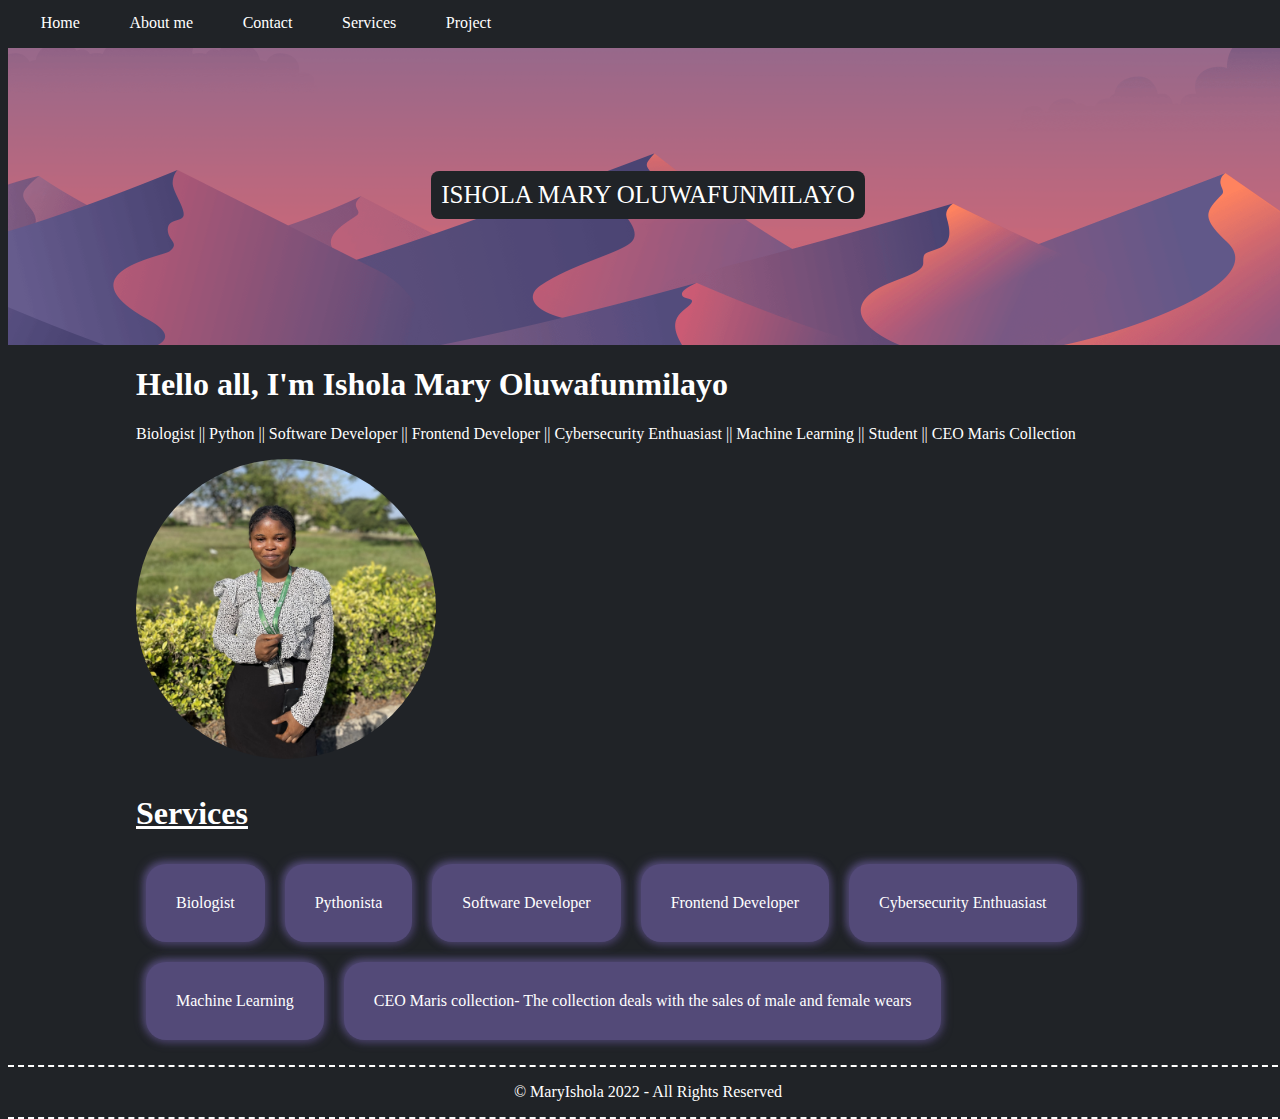
<file: index.html>
<!DOCTYPE html>
<html lang="en">

<head>
  <meta charset="UTF-8">
  <meta http-equiv="X-UA-Compatible" content="IE=edge">
  <meta name="viewport" content="width=device-width, initial-scale=1.0">
  <title>My portfolio</title>
  <link rel="stylesheet" href="style.css">
  <link href="main.css" rel="stylesheet" type="text/css" />
  <link href="Footer.css" rel="stylesheet" type="text/css" />
</head>

<body>
  <header>
    <nav>
      <a href="#">Home</a>
      <a href="#about">About me</a>
      <a href="/Contact.html">Contact</a>
      <a href="#services">Services</a>
      <a href="/Project.html">Project</a>

    </nav>
  </header>
  <main>
    <div class="heropage">
      <span>ISHOLA MARY OLUWAFUNMILAYO</span>
    </div>
    <div class="content">
      <section id="about">
        <h1> Hello all, I'm Ishola Mary Oluwafunmilayo</h1>
        <p> Biologist || Python || Software Developer || Frontend Developer
          || Cybersecurity Enthuasiast
          || Machine Learning || Student || CEO Maris Collection

        </p>
        <img class="profileImage" src="/Assets/images/funmi.jpeg" alt="Mypics" height="300px" width="300px"
          style="border-radius:100%;display:flex; justify-content: center">


      </section>
      <section id="services">
        <h1><u>Services</u></h1>

        <ul>
          <li>Biologist</li>
          <li>Pythonista</li>
          <li>Software Developer</li>
          <li>Frontend Developer</li>
          <li>Cybersecurity Enthuasiast</li>
          <li>Machine Learning</li>
          <li>CEO Maris collection- The collection deals with the sales of male
            and female wears</li>

        </ul>


      </section>
    </div>
  </main>
  <footer>
    <p> © MaryIshola 2022 - All Rights Reserved </p>
  </footer>

</body>

</html>
</file>
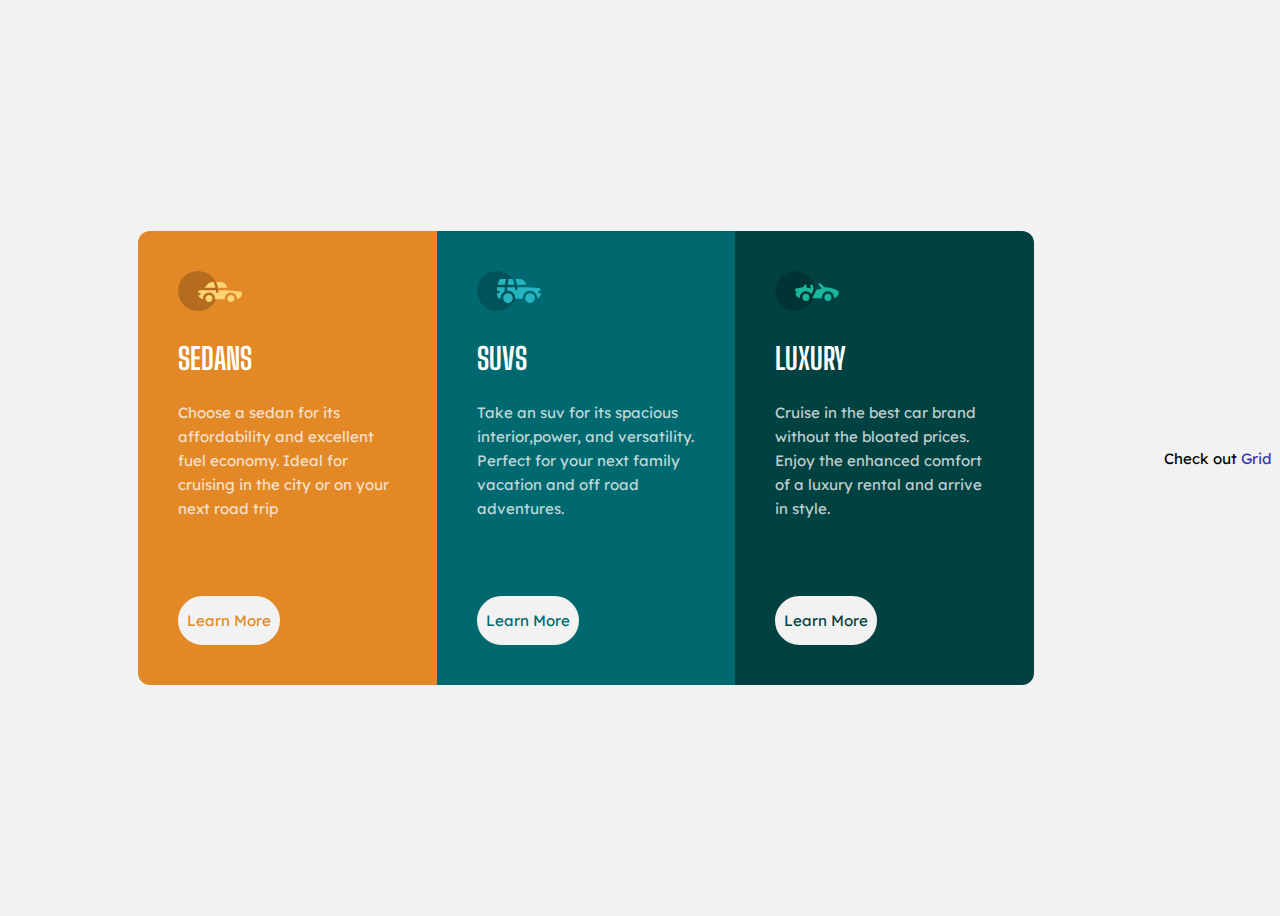
<file: flex grid/index.html>
<!DOCTYPE html>
<html lang="en">
  <head>
    <meta charset="UTF-8" />
    <meta http-equiv="X-UA-Compatible" content="IE=edge" />
    <meta name="viewport" content="width=device-width, initial-scale=1.0" />
    <title>A 3- Column Card</title>
    <link rel="stylesheet" href="style.css">
  </head>
  <body>
    <div class="container">
      <div class="wrapper">
        <div class="box box1">
          <img src="./images/sedans.svg" alt="" />
          <h2>sedans</h2>
          <p>
            Choose a sedan for its affordability and excellent fuel economy.
            Ideal for cruising in the city or on your next road trip
           
          </p>
          <a href="#">Learn More</a>
        </div>
        <div class="box box2">
          <img src="./images/suvs.svg" alt="" />
          <h2>suvs</h2>
          <p>
            Take an suv for its spacious interior,power, and versatility.
            Perfect for your next family vacation and off road adventures.
          </p>
          <a href="#">Learn More</a>
        </div>
        <div class="box box3">
          <img src="./images/luxury.svg" alt="" />
          <h2>luxury</h2>
          <p>
            Cruise in the best car brand without the bloated prices. Enjoy the
            enhanced comfort of a luxury rental and arrive in style.
          </p>
          <a href="#">Learn More</a>
        </div>
      </div>
    </div>
    <footer>
        <p>Check out <a href="grid.html">Grid</a></p>
      </footer>
   
  </body>
</html>
</file>
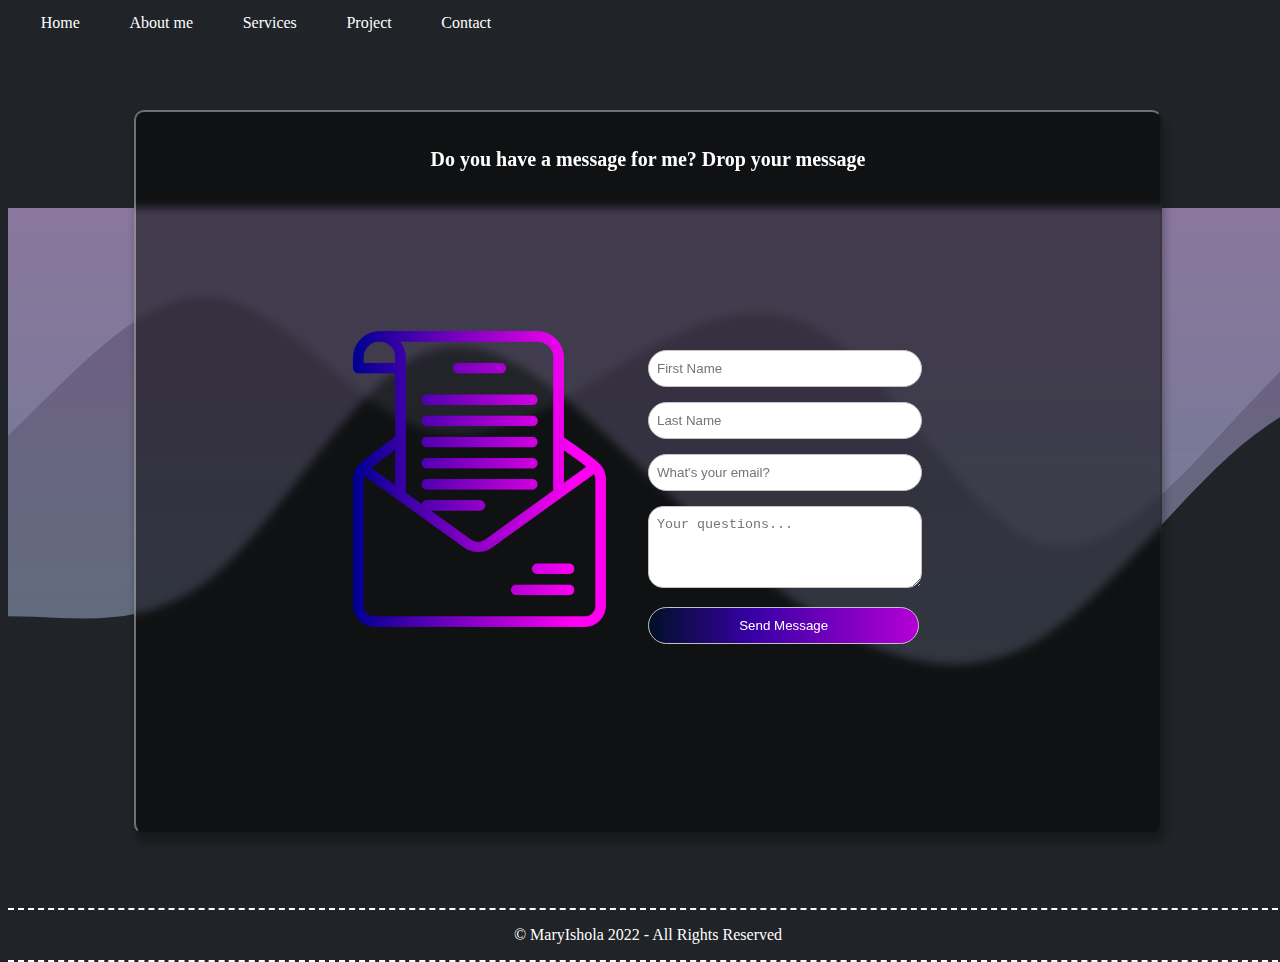
<file: Contact.html>
<!DOCTYPE html>
<html>

<head>
  <meta charset="utf-8">
  <meta name="viewport" content="width=device-width">
  <title>Contact Page</title>
  <link href="contact.css" rel="stylesheet" type="text/css" />
  <link href="main.css" rel="stylesheet" type="text/css" />
  <link href="Footer.css" rel="stylesheet" type="text/css" />
</head>

<body class="cbody">
  <header class="header" id="header">
    <nav>
      <div class="nav">
        <a href="/index.html">Home</a>
        <a href="#about">About me</a>
        <a href="#services">Services</a>
        <a href="/Project.html">Project</a>
        <a href="/Contact.html">Contact</a>
      </div>
    </nav>
  </header>
  <div class="mainc">
    <main class="cmain">
      <h3 class="ctitle">Do you have a message for me? Drop your message</h3>
      <div class="main-contact">
        <div class="contact">
          <div class="cimage">
            <img src="/Assets/envelope.png" alt="envelope icon" />
          </div>
          <div class="cmessage">
            <form>
              <!--This is the first name-->
              <div class="inputControl">
                <input name="firstname" type="text" placeholder="First Name" />
              </div>
              <!--This is the last name -->
              <div class="inputControl">
                <input name="lastname" type="text" placeholder="Last Name" />
              </div>
              <!--This is the email-->
              <div class="inputControl">
                <input name="email" type="email" placeholder="What's your email?" />
              </div>
              <!--This is the message area -->
              <div class="inputControl">
                <textarea rows="4" id="message" name="message" placeholder="Your questions..."></textarea>
              </div>
              <div class="inputControl buttonControl">
                <button type="submit">Send Message</button>
              </div </form>
          </div>
        </div>
      </div>
    </main>
  </div>
  <footer>
    <p>
      © MaryIshola 2022 - All Rights Reserved
    </p>
  </footer>


  <!--
  This script places a badge on your repl's full-browser view back to your repl's cover
  page. Try various colors for the theme: dark, light, red, orange, yellow, lime, green,
  teal, blue, blurple, magenta, pink!
  -->
  <script src="https://replit.com/public/js/replit-badge.js" theme="blue" defer></script>
</body>

</html>
</file>
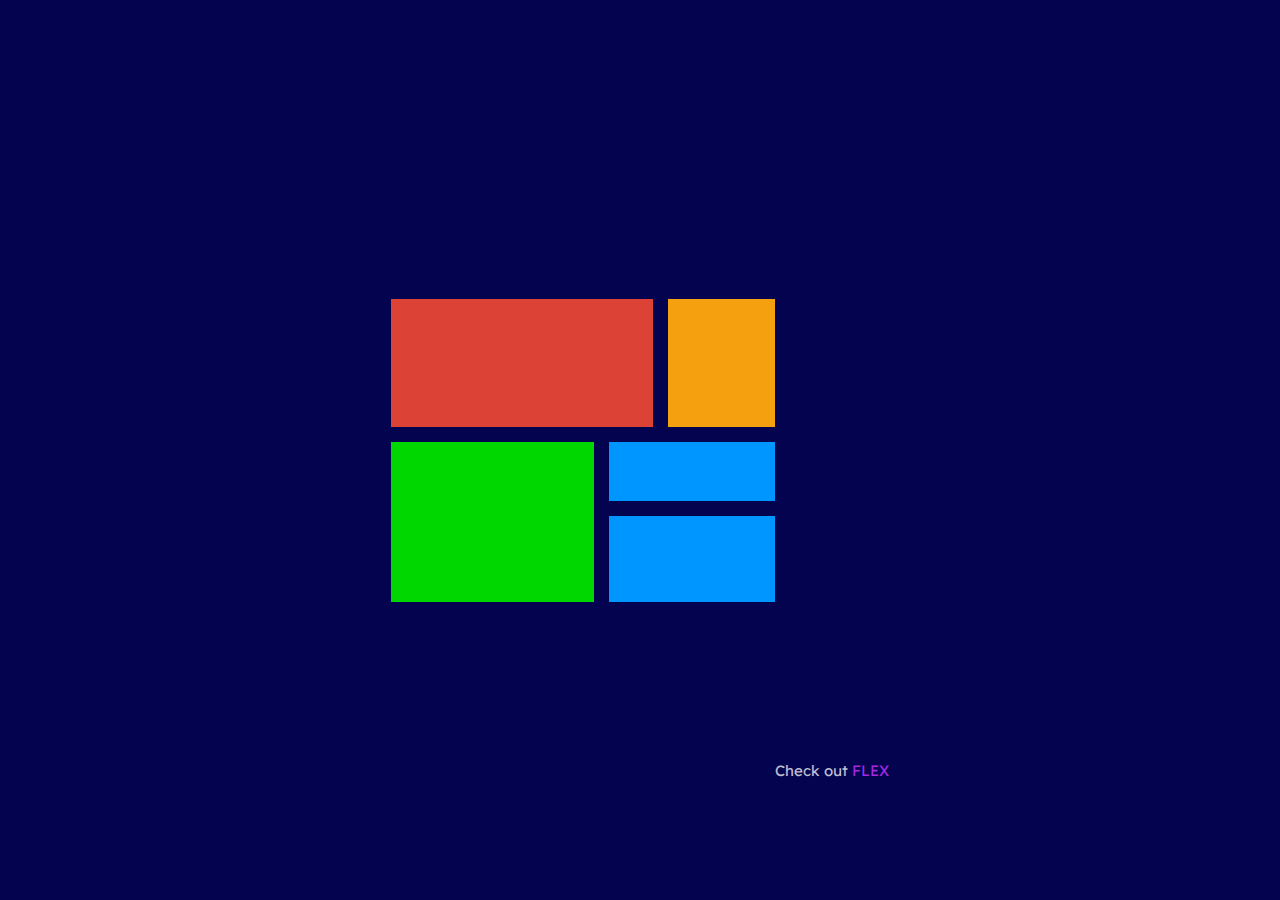
<file: grid.html>
<!DOCTYPE html>
<html lang="en">
<head>
    <meta charset="UTF-8">
    <meta http-equiv="X-UA-Compatible" content="IE=edge">
    <meta name="viewport" content="width=device-width, initial-scale=1.0">
    <title>Grid Layout</title>
    <link rel="stylesheet" href="grid.css">
</head>
<body>
    <body>
        <main>
          <div class="red"></div>
          <div class="yellow"></div>
          <div class="green"></div>
          <div class="blue"></div>
          <div class="blue2"></div>
        </main>
      
        <footer>
          <p>Check out <a href="index.html">FLEX</a></p>
        </footer>
      </body> 
</body>
</html>
</file>
<file: style.css>
html, body {
  height: 100%;
  width: 100%;
}
*{
  color: white;
}
#services{
 display: block;
  padding: 15px 0;
}
ul {
  list-style-type: none;
  margin: 0;
  padding: 0;
  display: flex;
  flex-wrap: wrap;
}
li{
  border-radius: 20px;
background: #534a78;
box-shadow:  2px 2px 10px #473f66,
             -2px -2px 10px #5f558a;
  padding: 30px;
  margin: 10px;
  cursor: pointer;
}
li:hover{
  color: black;
background: #d26a6d;
box-shadow:  2px 2px 10px #b35a5d,
             -2px -2px 10px #f27a7d;
}
.hero page h1{
    color: green;
}
body{
    width: 100%;
    background-color: #202327;
    margin-top: 0;
}
footer{
    color:green;
}
</file>
<file: main.css>
header{
  background-color:#202327;
  padding: 14px 10px;
  height: 20px;
  position: fixed;
  top: 0;
  width: 100%;
  z-index: 999999999;
}
a{
    text-decoration: none;
  color: white;
    margin: 1% !important;
  padding: 10px;
}
main{
  margin-top: 45px;
}
nav a:hover{
  background-color: white;
  color: black !important;
}
.content{
  padding: 0 10%;
}
.heropage{
  background-image: url('./Assets/heroimage.png');
  height: 300px;
  background-attachment: scroll;
  background-size: cover;
  background-position: bottom;
  display: flex;
  justify-content: center;
  align-items: center;
  text-align: center;
}

.heropage span{
  font-size: 25px;
  color: white;
  background-color: #202327;
  padding: 10px;
  border-radius: 8px;
}
</file>
<file: Footer.css>
footer{
  display: flex;
  justify-content: center;
  align-items: center;
  width: 100%;
  height: 50px;
  border-top: white 2px dashed;
  border-bottom: white 2px dashed;
  color: white;
}
</file>
<file: flex grid/style.css>
@import url('https://fonts.googleapis.com/css2?family=Big+Shoulders+Display:wght@700&family=Lexend+Deca&display=swap');

body{
    background-color: hsl(0 0% 95%);
    min-height: 100vh;
    display: flex; 
    align-items: center;
    font-size: 15px;
    font-family: 'Lexend Deca', sans-serif;
    font-weight: 400;



}
.container{
    max-width: 960px;
    margin: 0 auto;

}
.wrapper{
    display: grid;
    grid-template-columns: 1fr 1fr 1fr;
    border-radius: 12px;
    margin: 2rem;
    overflow: hidden;
}
.box1{
    background-color: hsl(31, 77%, 52%);
}
.box2{
    background-color:hsl(184, 100%, 22%);
}
.box3{
    background-color:hsl(179, 100%, 13%);
}
.box{
    padding: 40px;
}


.box h2{
    font-family: 'Big Shoulders Display', cursive;
    text-transform: uppercase;
    color: white;
    font-size: 30px;

}
.box p{
    color: hsla(0, 0%, 100%, 0.75);
    line-height: 1.6;
}
.box a{
    text-decoration: none;
    background-color: hsl(0 0% 95%);
    padding: 13px 7px;
    border-radius: 26px;
    margin-top: 60px;
    display: inline-block;
    border: 2px solid hsl(0 0% 95%);
    transition: all ease-in-out;

}

.box1 a{
    color: hsl(31, 77%, 52%);
}
.box2 a{
    color: hsl(184, 100%, 22%);
}
.box3 a{
    color: hsl(179, 100%, 13%);
}
.box a:hover{
    color: hsl(0 0% 95%);
}
  .box1 a:hover{
   background-color: hsl(31, 77%, 52%);
}
.box2 a:hover{
    background-color: hsl(184, 100%, 22%);
}
.box3 a:hover{
    background-color: hsl(179, 100%, 13%);
}
footer a{
    cursor:pointer;
    color:#3535b1;
    text-decoration:none;
  }
footer a:hover{
    color:#6b6bae;
  }
  
@media screen and (max-width:760px) {
    .wrapper{
        grid-template-columns: 1fr;
    }
    
}
@media screen and (max-width:375px) {
    .wrapper{
        margin: 2rem ,.5rem;
    }
}
</file>
<file: contact.css>
html, body {
  width: 100%;
  height: 100%;
  background-color: #202327;
}
.mainc{
  display: flex;
  justify-content: center;
  align-content: center;
  height: 100vh;
}
.cmain{
  flex-direction: column;
    width: 80%;
    height: 80%;
  margin-top: 8%;
    color: white;
    display: flex;
    justify-content: center;
    align-items: center;
    gap: 20px;
    border-radius: 10px;
    backdrop-filter: blur(4px);
    background-color: rgba(0,0,0, 0.5);
    box-shadow: rgba(0, 0, 0, 0.3) 2px 8px 8px;
    border: 2px rgba(255,255,255,0.4) solid;
    border-bottom: 2px rgba(40,40,40,0.35) solid;
    border-right: 2px rgba(40,40,40,0.35) solid;
}
.cbody{
  background-image: url('/Assets/wave.png');
  background-repeat: no-repeat;
  background-size:auto;
  height: 100%;
  background-position: left;
}
.main-contact {
  width: 100%;
  height: 75vh;
  display: flex;
  justify-content: center;
  align-items: center;
  align-content: center;
  margin-top: -70px;
}
.contact{
  width: 100%;
  height: 100%;
  display: flex;
}
.cimage{
  width: 50%;
  display: flex;
  justify-content: end;
  align-items: center;
  padding: 0;
}
.cimage img{
  height: 50%;
}

.cmessage{
  width: 50%;
  display: flex;
  justify-content: start;
  align-items: center;
  padding: 0;
}
form{
  width: 50%;
}
.inputControl{
  width: 100%;
}
input{
  border-radius: 20px;
  border: 1px #c2c2c2 solid;
  width: 100%;
  padding: 10px 8px;
  margin-bottom: 15px;
}
textarea{
  border-radius: 15px;
  border: 1px #c2c2c2 solid;
  width: 100%;
  padding: 10px 8px;
  margin-bottom: 15px;
}
.inputControl button{
    border-radius: 20px;
  color: white;
  border: 1px #c2c2c2 solid;
  width: 100%;
  padding: 10px 15px;
  background: rgb(0,16,38);
background: linear-gradient(90deg, rgba(0,16,38,1) 0%, rgba(55,0,166,1) 38%, rgba(180,0,213,1) 100%);
}
.buttonControl{
  width: 26.5%;
  position: absolute;
}
.ctitle{
  color: white;
  font-size: 20px;
}
</file>
<file: grid.css>
@import url('https://fonts.googleapis.com/css2?family=Big+Shoulders+Display:wght@700&family=Lexend+Deca&family=Roboto:wght@300&display=swap');
*{
  margin:0;
  padding:0;
  box-sizing: border-box;
}

body{
  background-color: #03034f;
  display:flex;
  align-items:center;
  justify-content: center;
  min-height:100vh;
}

main{
  display:grid;
  grid-template-areas: 
  'r r y'
  'r r y'
  'g b b'
  'g b2 b2'
  'g b2 b2'
  ;
  width:30%;
  gap:15px;
}


.red{
  background-color: #dd4236;
  grid-area:r;
  padding:4rem;
}
.yellow{
  background-color: #f5a10f;
  grid-area:y;
  padding:2rem;
}
.green{
  background-color: #00d600;
  grid-area:g;
  padding:5rem;
}
.blue{
  background-color:#0096FF;
  grid-area:b;
  padding:1.5rem;
}
.blue2{
  background-color:#0096FF;
  grid-area:b2;
  padding:2.0rem;
}

footer p{
  color:hsla(0, 0%, 100%, 0.75);
  font-family: 'Lexend Deca', sans-serif;
  font-size:15px;
  margin-top:40rem;
}
footer a{
  cursor:pointer;
  color:#a728e2;
  text-decoration:none;
}
footer a:hover{
  color:#c787f2;
}
</file>
